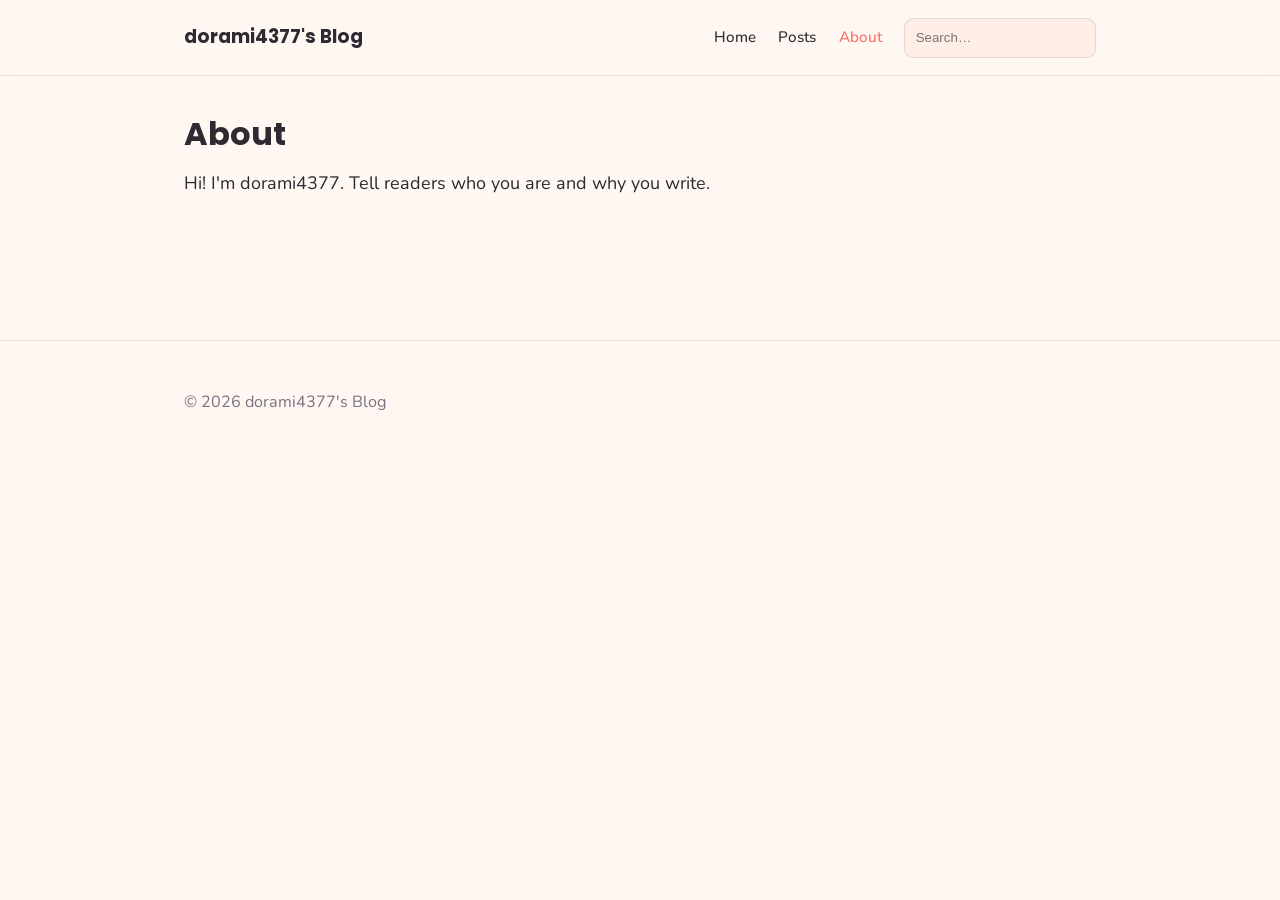
<file: about/index.html>
<!doctype html>
<html lang="en">
<head>
<script>(function(){try{var m=localStorage.getItem("bb-theme-mode");if(m==="dark"||m==="light"){document.documentElement.setAttribute("data-theme",m);}}catch(e){}})();</script>
<meta charset="utf-8">
<meta name="viewport" content="width=device-width, initial-scale=1">
<title>About · dorami4377&#39;s Blog</title>
<meta name="description" content="My thoughts, learning, and perspectives">
<meta name="theme-color" content="#f97066">
<meta property="og:type" content="website">
<meta property="og:title" content="About · dorami4377&#39;s Blog">
<meta property="og:description" content="My thoughts, learning, and perspectives">
<meta property="og:site_name" content="dorami4377&#39;s Blog">
<meta name="twitter:card" content="summary">
<link rel="icon" type="image/svg+xml" href="data:image/svg+xml,%3Csvg%20xmlns%3D%22http%3A%2F%2Fwww.w3.org%2F2000%2Fsvg%22%20viewBox%3D%220%200%2064%2064%22%3E%3Crect%20width%3D%2264%22%20height%3D%2264%22%20rx%3D%2214%22%20fill%3D%22%23f97066%22%2F%3E%3Ctext%20x%3D%2232%22%20y%3D%2233%22%20text-anchor%3D%22middle%22%20dominant-baseline%3D%22central%22%20font-family%3D%22system-ui%2C%20-apple-system%2C%20'Segoe%20UI'%2C%20Roboto%2C%20sans-serif%22%20font-size%3D%2240%22%20font-weight%3D%22700%22%20fill%3D%22%23fff%22%3ED%3C%2Ftext%3E%3C%2Fsvg%3E">
<link rel="alternate" type="application/rss+xml" title="dorami4377&#39;s Blog" href="../feed.xml">
<link rel="preconnect" href="https://fonts.googleapis.com">
<link rel="preconnect" href="https://fonts.gstatic.com" crossorigin>
<link rel="preload" as="style" href="https://fonts.googleapis.com/css2?family=Poppins:wght@700&amp;family=Nunito:wght@400;600;700&amp;display=swap" onload="this.onload=null;this.rel='stylesheet'">
<noscript><link rel="stylesheet" href="https://fonts.googleapis.com/css2?family=Poppins:wght@700&amp;family=Nunito:wght@400;600;700&amp;display=swap"></noscript>
<link rel="stylesheet" href="../assets/site.css?v=1g4vsdn">

</head>
<body data-root="../">
<div class="tpl-minimal">
<header class="site-header">
  <div class="container site-header-inner">
    <a class="site-brand" href="../"><span>dorami4377&#39;s Blog</span></a>
    <button type="button" class="nav-toggle" data-nav-toggle aria-label="Toggle menu" aria-expanded="false">
      <span></span><span></span><span></span>
    </button>
    <nav class="site-nav" data-site-nav>
      <a href="../">Home</a>
<a href="../posts/">Posts</a>
<a href="../about/" aria-current="page">About</a>
      <div class="nav-search"><input type="search" data-search-input="[data-search-results]" placeholder="Search…" aria-label="Search posts"><div class="search-results" data-search-results hidden></div></div>
      
    </nav>
  </div>
</header><main><div class="page container page-about"><section class="sec sec-about" data-section-id="sec_e7e8ff51"><div class="about">
    
    <div class="about-content">
      <h2 class="sec-title">About</h2>
      <div class="prose"><p>Hi! I&#39;m dorami4377. Tell readers who you are and why you write.</p></div>
    </div>
  </div></section></div></main>
<footer class="site-footer">
  <div class="container site-footer-inner">
    <p class="footer-text">© 2026 dorami4377&#39;s Blog</p>
    <nav class="footer-links"></nav>
    <div class="footer-social"></div>
  </div>
</footer></div>
<script src="../assets/site.js?v=1g4vsdn" defer></script>
</body>
</html>
</file>
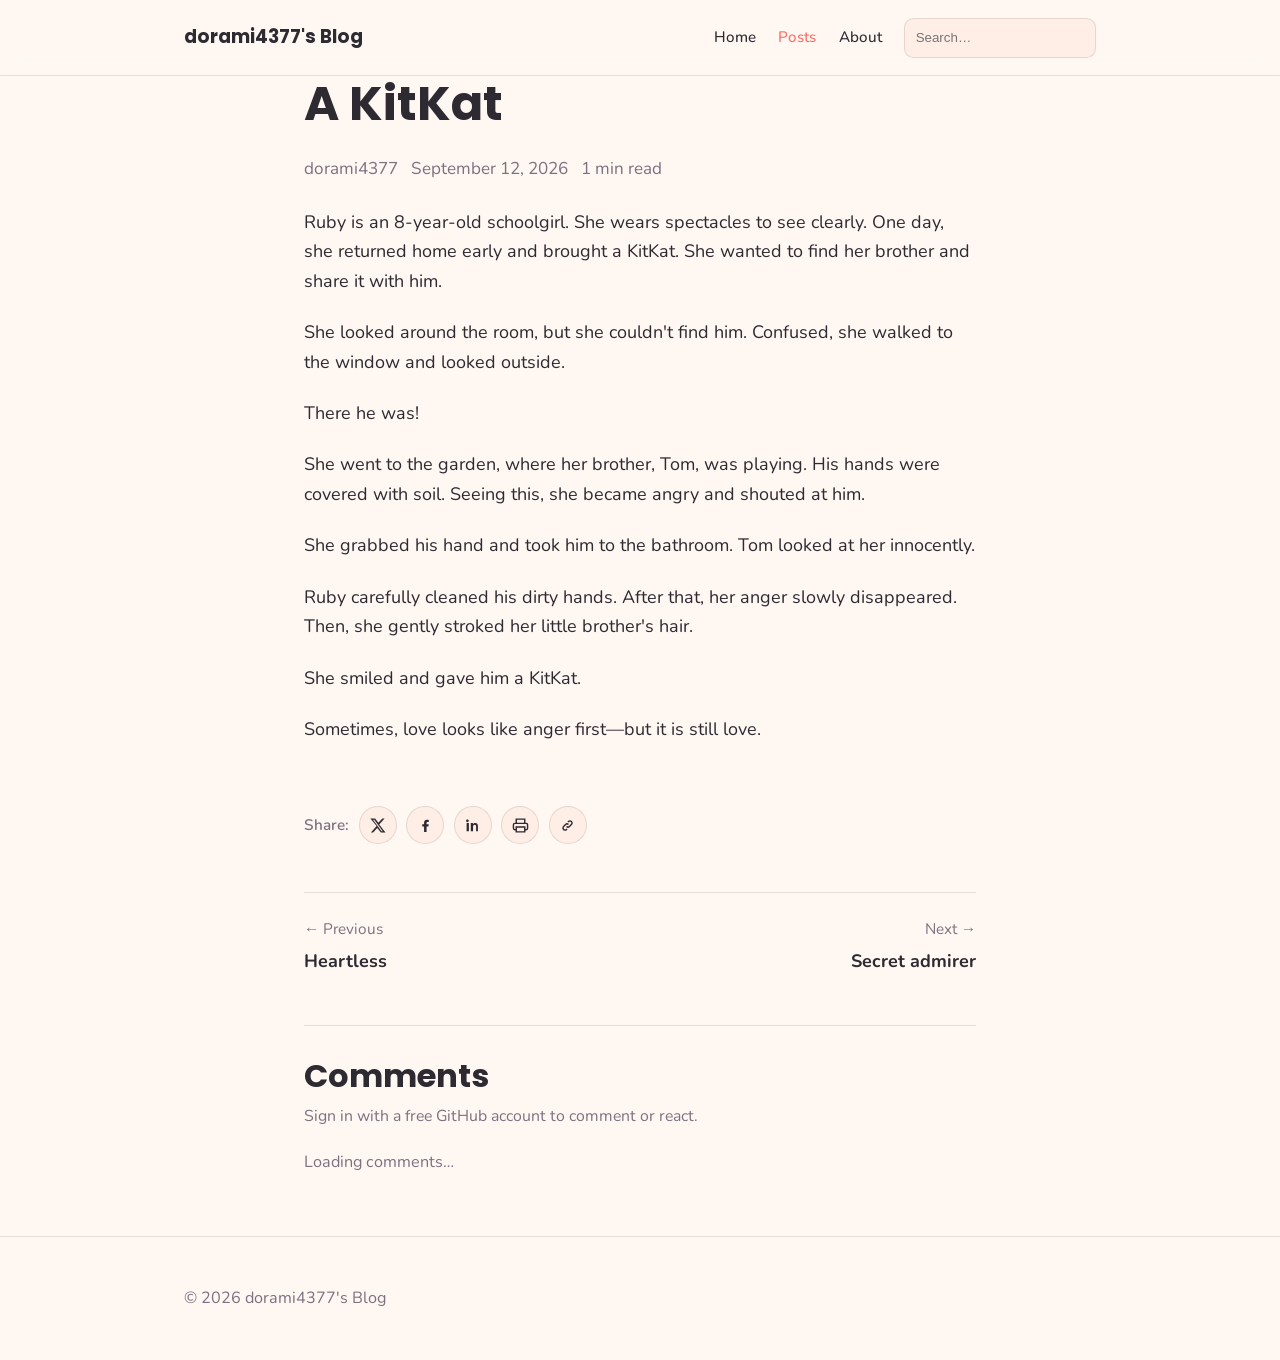
<file: posts/a-kitkat/index.html>
<!doctype html>
<html lang="en">
<head>
<script>(function(){try{var m=localStorage.getItem("bb-theme-mode");if(m==="dark"||m==="light"){document.documentElement.setAttribute("data-theme",m);}}catch(e){}})();</script>
<meta charset="utf-8">
<meta name="viewport" content="width=device-width, initial-scale=1">
<title>A KitKat  · dorami4377&#39;s Blog</title>
<meta name="description" content="Sometimes love looks like anger first—a story about a sister, her little brother, and a simple act of care.">
<meta name="theme-color" content="#f97066">
<meta property="og:type" content="website">
<meta property="og:title" content="A KitKat  · dorami4377&#39;s Blog">
<meta property="og:description" content="Sometimes love looks like anger first—a story about a sister, her little brother, and a simple act of care.">
<meta property="og:site_name" content="dorami4377&#39;s Blog">
<meta name="twitter:card" content="summary">
<link rel="icon" type="image/svg+xml" href="data:image/svg+xml,%3Csvg%20xmlns%3D%22http%3A%2F%2Fwww.w3.org%2F2000%2Fsvg%22%20viewBox%3D%220%200%2064%2064%22%3E%3Crect%20width%3D%2264%22%20height%3D%2264%22%20rx%3D%2214%22%20fill%3D%22%23f97066%22%2F%3E%3Ctext%20x%3D%2232%22%20y%3D%2233%22%20text-anchor%3D%22middle%22%20dominant-baseline%3D%22central%22%20font-family%3D%22system-ui%2C%20-apple-system%2C%20'Segoe%20UI'%2C%20Roboto%2C%20sans-serif%22%20font-size%3D%2240%22%20font-weight%3D%22700%22%20fill%3D%22%23fff%22%3ED%3C%2Ftext%3E%3C%2Fsvg%3E">
<link rel="alternate" type="application/rss+xml" title="dorami4377&#39;s Blog" href="../../feed.xml">
<link rel="preconnect" href="https://fonts.googleapis.com">
<link rel="preconnect" href="https://fonts.gstatic.com" crossorigin>
<link rel="preload" as="style" href="https://fonts.googleapis.com/css2?family=Poppins:wght@700&amp;family=Nunito:wght@400;600;700&amp;display=swap" onload="this.onload=null;this.rel='stylesheet'">
<noscript><link rel="stylesheet" href="https://fonts.googleapis.com/css2?family=Poppins:wght@700&amp;family=Nunito:wght@400;600;700&amp;display=swap"></noscript>
<link rel="stylesheet" href="../../assets/site.css?v=1g4vsdn">

</head>
<body data-root="../../">
<div class="tpl-minimal">
<header class="site-header">
  <div class="container site-header-inner">
    <a class="site-brand" href="../../"><span>dorami4377&#39;s Blog</span></a>
    <button type="button" class="nav-toggle" data-nav-toggle aria-label="Toggle menu" aria-expanded="false">
      <span></span><span></span><span></span>
    </button>
    <nav class="site-nav" data-site-nav>
      <a href="../../">Home</a>
<a href="../../posts/" aria-current="page">Posts</a>
<a href="../../about/">About</a>
      <div class="nav-search"><input type="search" data-search-input="[data-search-results]" placeholder="Search…" aria-label="Search posts"><div class="search-results" data-search-results hidden></div></div>
      
    </nav>
  </div>
</header><main>
<article class="post container">
  <header class="post-header">
    <h1 class="post-title">A KitKat </h1>
    <div class="post-meta"><span>dorami4377</span><time datetime="2026-09-12T09:00:00.000Z">September 12, 2026</time><span class="post-meta-rt">1 min read</span></div>
    
  </header>
  
  <div class="post-content"><p>Ruby is an 8-year-old schoolgirl. She wears spectacles to see clearly. One day, she returned home early and brought a KitKat. She wanted to find her brother and share it with him.</p>
<p>She looked around the room, but she couldn&#39;t find him. Confused, she walked to the window and looked outside.</p>
<p>There he was!</p>
<p>She went to the garden, where her brother, Tom, was playing. His hands were covered with soil. Seeing this, she became angry and shouted at him.</p>
<p>She grabbed his hand and took him to the bathroom. Tom looked at her innocently.</p>
<p>Ruby carefully cleaned his dirty hands. After that, her anger slowly disappeared. Then, she gently stroked her little brother&#39;s hair.</p>
<p>She smiled and gave him a KitKat.</p>
<p>Sometimes, love looks like anger first—but it is still love.</p></div>
  <div class="post-share" data-share aria-label="Share this post">
    <span class="post-share-label">Share:</span>
    <a class="share-btn" data-share-network="x" href="#" target="_blank" rel="noopener" aria-label="Share on X"><svg viewBox="0 0 24 24" width="17" height="17" fill="currentColor" aria-hidden="true"><path d="M18.9 2H22l-7.6 8.7L23.3 22H16.8l-5.1-6.6L5.8 22H2.7l8.1-9.3L1.9 2h6.7l4.6 6.1L18.9 2Zm-1.2 18h1.7L7.4 3.9H5.6L17.7 20Z"/></svg></a>
    <a class="share-btn" data-share-network="facebook" href="#" target="_blank" rel="noopener" aria-label="Share on Facebook"><svg viewBox="0 0 24 24" width="17" height="17" fill="currentColor" aria-hidden="true"><path d="M13.5 21v-7.6h2.6l.4-3H13.5V8.4c0-.9.2-1.5 1.5-1.5h1.6V4.2C16.3 4.1 15.2 4 14 4c-2.4 0-4 1.5-4 4.1v2.3H7.4v3H10V21h3.5Z"/></svg></a>
    <a class="share-btn" data-share-network="linkedin" href="#" target="_blank" rel="noopener" aria-label="Share on LinkedIn"><svg viewBox="0 0 24 24" width="17" height="17" fill="currentColor" aria-hidden="true"><path d="M6.9 8.6H3.7V20h3.2V8.6ZM5.3 3.5a1.9 1.9 0 1 0 0 3.7 1.9 1.9 0 0 0 0-3.7ZM20.3 20h-3.2v-5.9c0-1.4 0-3.2-2-3.2s-2.3 1.5-2.3 3.1V20H9.6V8.6h3v1.6h.05c.4-.8 1.5-1.7 3.1-1.7 3.3 0 3.9 2.2 3.9 5V20Z"/></svg></a>
    <button type="button" class="share-btn" data-print aria-label="Print this post"><svg viewBox="0 0 24 24" width="17" height="17" fill="none" stroke="currentColor" stroke-width="2" aria-hidden="true"><path d="M6 9V3h12v6"/><path d="M6 18H4a2 2 0 0 1-2-2v-5a2 2 0 0 1 2-2h16a2 2 0 0 1 2 2v5a2 2 0 0 1-2 2h-2"/><path d="M6 14h12v7H6z"/></svg></button>
    <button type="button" class="share-btn" data-share-copy aria-label="Copy link"><svg viewBox="0 0 24 24" width="17" height="17" fill="none" stroke="currentColor" stroke-width="2" aria-hidden="true"><path d="M10.6 13.4a3 3 0 0 0 4.2 0l3-3a3 3 0 0 0-4.2-4.2l-1 1"/><path d="M13.4 10.6a3 3 0 0 0-4.2 0l-3 3a3 3 0 0 0 4.2 4.2l1-1"/></svg></button>
  </div>
  <nav class="post-adjacent">
        <a class="post-adjacent-link post-adjacent-prev" href="../../posts/heartless/"><span>← Previous</span><strong>Heartless </strong></a>
        <a class="post-adjacent-link post-adjacent-next" href="../../posts/secret-admirer/"><span>Next →</span><strong>Secret admirer </strong></a>
      </nav>
  <section class="post-comments" data-section-id="comments">
  <h2 class="sec-title">Comments</h2>
  <p class="comments-hint">Sign in with a free GitHub account to comment or react.</p>
  <p class="giscus-loading">Loading comments…</p>
  <div class="giscus"
    data-repo="dorami4377/dorami4377.github.io"
    data-repo-id="R_kgDOUWW4Gg"
    data-category="Announcements"
    data-category-id="DIC_kwDOUWW4Gs4DF9Ct"
    data-mode="light"></div>
</section>
</article></main>
<footer class="site-footer">
  <div class="container site-footer-inner">
    <p class="footer-text">© 2026 dorami4377&#39;s Blog</p>
    <nav class="footer-links"></nav>
    <div class="footer-social"></div>
  </div>
</footer></div>
<script src="../../assets/site.js?v=1g4vsdn" defer></script>
</body>
</html>
</file>
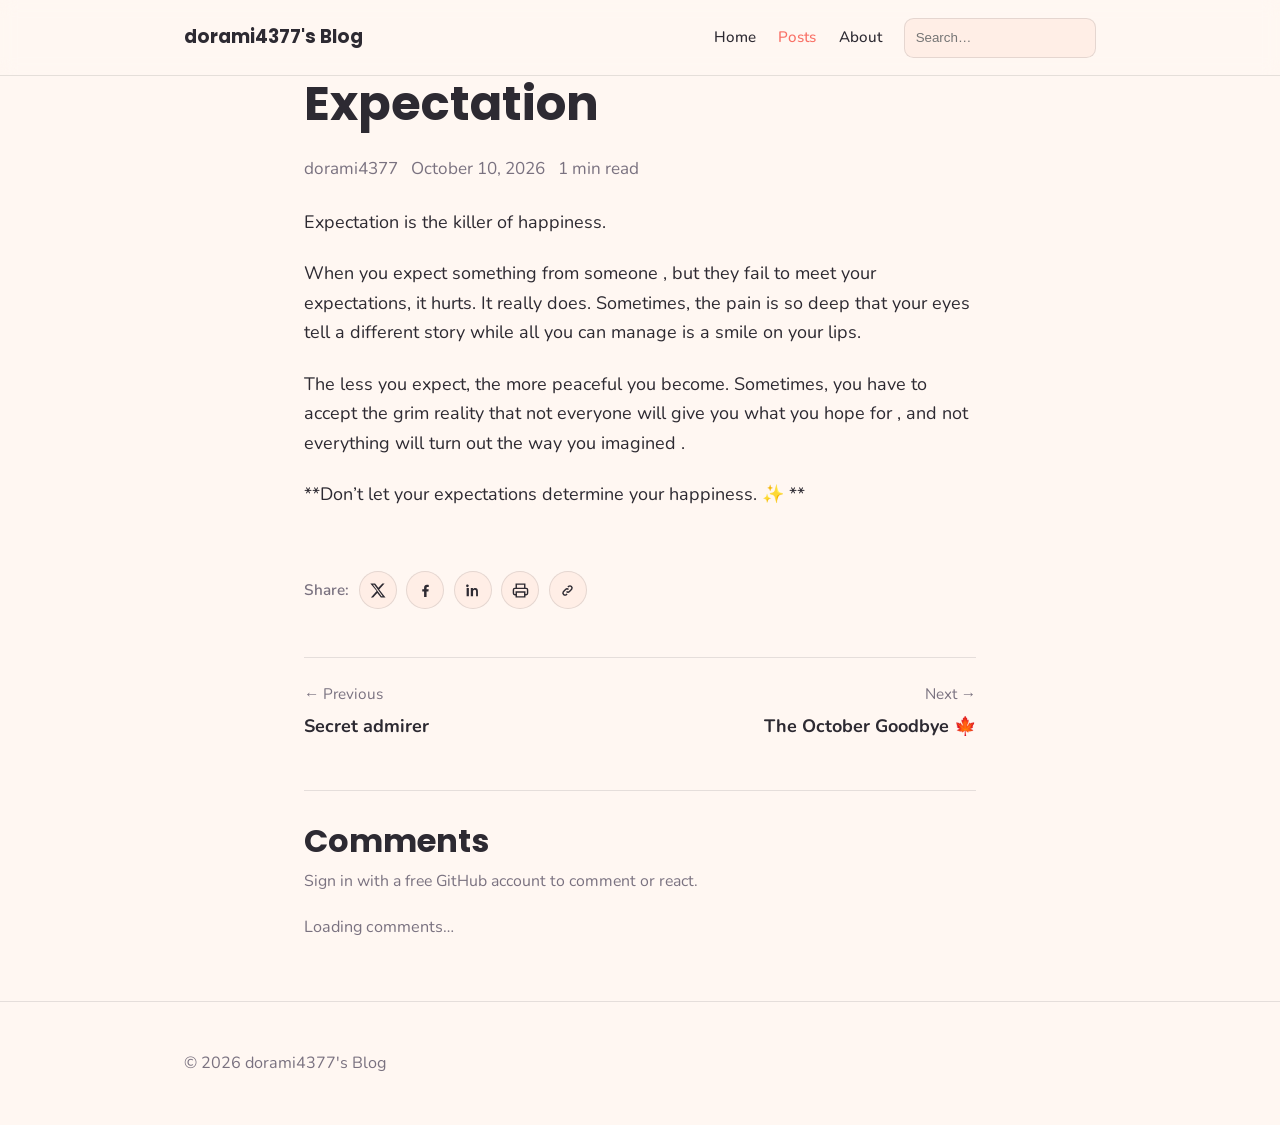
<file: posts/expectation/index.html>
<!doctype html>
<html lang="en">
<head>
<script>(function(){try{var m=localStorage.getItem("bb-theme-mode");if(m==="dark"||m==="light"){document.documentElement.setAttribute("data-theme",m);}}catch(e){}})();</script>
<meta charset="utf-8">
<meta name="viewport" content="width=device-width, initial-scale=1">
<title>Expectation  · dorami4377&#39;s Blog</title>
<meta name="description" content="A reflection on how expectations can lead to disappointment..">
<meta name="theme-color" content="#f97066">
<meta property="og:type" content="website">
<meta property="og:title" content="Expectation  · dorami4377&#39;s Blog">
<meta property="og:description" content="A reflection on how expectations can lead to disappointment..">
<meta property="og:site_name" content="dorami4377&#39;s Blog">
<meta name="twitter:card" content="summary">
<link rel="icon" type="image/svg+xml" href="data:image/svg+xml,%3Csvg%20xmlns%3D%22http%3A%2F%2Fwww.w3.org%2F2000%2Fsvg%22%20viewBox%3D%220%200%2064%2064%22%3E%3Crect%20width%3D%2264%22%20height%3D%2264%22%20rx%3D%2214%22%20fill%3D%22%23f97066%22%2F%3E%3Ctext%20x%3D%2232%22%20y%3D%2233%22%20text-anchor%3D%22middle%22%20dominant-baseline%3D%22central%22%20font-family%3D%22system-ui%2C%20-apple-system%2C%20'Segoe%20UI'%2C%20Roboto%2C%20sans-serif%22%20font-size%3D%2240%22%20font-weight%3D%22700%22%20fill%3D%22%23fff%22%3ED%3C%2Ftext%3E%3C%2Fsvg%3E">
<link rel="alternate" type="application/rss+xml" title="dorami4377&#39;s Blog" href="../../feed.xml">
<link rel="preconnect" href="https://fonts.googleapis.com">
<link rel="preconnect" href="https://fonts.gstatic.com" crossorigin>
<link rel="preload" as="style" href="https://fonts.googleapis.com/css2?family=Poppins:wght@700&amp;family=Nunito:wght@400;600;700&amp;display=swap" onload="this.onload=null;this.rel='stylesheet'">
<noscript><link rel="stylesheet" href="https://fonts.googleapis.com/css2?family=Poppins:wght@700&amp;family=Nunito:wght@400;600;700&amp;display=swap"></noscript>
<link rel="stylesheet" href="../../assets/site.css?v=1g4vsdn">

</head>
<body data-root="../../">
<div class="tpl-minimal">
<header class="site-header">
  <div class="container site-header-inner">
    <a class="site-brand" href="../../"><span>dorami4377&#39;s Blog</span></a>
    <button type="button" class="nav-toggle" data-nav-toggle aria-label="Toggle menu" aria-expanded="false">
      <span></span><span></span><span></span>
    </button>
    <nav class="site-nav" data-site-nav>
      <a href="../../">Home</a>
<a href="../../posts/" aria-current="page">Posts</a>
<a href="../../about/">About</a>
      <div class="nav-search"><input type="search" data-search-input="[data-search-results]" placeholder="Search…" aria-label="Search posts"><div class="search-results" data-search-results hidden></div></div>
      
    </nav>
  </div>
</header><main>
<article class="post container">
  <header class="post-header">
    <h1 class="post-title">Expectation </h1>
    <div class="post-meta"><span>dorami4377</span><time datetime="2026-10-10T09:00:00.000Z">October 10, 2026</time><span class="post-meta-rt">1 min read</span></div>
    
  </header>
  
  <div class="post-content"><p>Expectation is the killer of happiness. </p>
<p>   When you expect something from someone , but they fail to meet your expectations, it hurts. It really does. Sometimes, the pain is so deep that your eyes tell a different story while all you can manage is a smile on your lips. </p>
<p>   The less you expect, the more peaceful you become. Sometimes, you have to accept the grim reality that not everyone will give you what you hope for , and not everything will turn out the  way you imagined .</p>
<p>**Don’t let your expectations determine your happiness. ✨ **</p></div>
  <div class="post-share" data-share aria-label="Share this post">
    <span class="post-share-label">Share:</span>
    <a class="share-btn" data-share-network="x" href="#" target="_blank" rel="noopener" aria-label="Share on X"><svg viewBox="0 0 24 24" width="17" height="17" fill="currentColor" aria-hidden="true"><path d="M18.9 2H22l-7.6 8.7L23.3 22H16.8l-5.1-6.6L5.8 22H2.7l8.1-9.3L1.9 2h6.7l4.6 6.1L18.9 2Zm-1.2 18h1.7L7.4 3.9H5.6L17.7 20Z"/></svg></a>
    <a class="share-btn" data-share-network="facebook" href="#" target="_blank" rel="noopener" aria-label="Share on Facebook"><svg viewBox="0 0 24 24" width="17" height="17" fill="currentColor" aria-hidden="true"><path d="M13.5 21v-7.6h2.6l.4-3H13.5V8.4c0-.9.2-1.5 1.5-1.5h1.6V4.2C16.3 4.1 15.2 4 14 4c-2.4 0-4 1.5-4 4.1v2.3H7.4v3H10V21h3.5Z"/></svg></a>
    <a class="share-btn" data-share-network="linkedin" href="#" target="_blank" rel="noopener" aria-label="Share on LinkedIn"><svg viewBox="0 0 24 24" width="17" height="17" fill="currentColor" aria-hidden="true"><path d="M6.9 8.6H3.7V20h3.2V8.6ZM5.3 3.5a1.9 1.9 0 1 0 0 3.7 1.9 1.9 0 0 0 0-3.7ZM20.3 20h-3.2v-5.9c0-1.4 0-3.2-2-3.2s-2.3 1.5-2.3 3.1V20H9.6V8.6h3v1.6h.05c.4-.8 1.5-1.7 3.1-1.7 3.3 0 3.9 2.2 3.9 5V20Z"/></svg></a>
    <button type="button" class="share-btn" data-print aria-label="Print this post"><svg viewBox="0 0 24 24" width="17" height="17" fill="none" stroke="currentColor" stroke-width="2" aria-hidden="true"><path d="M6 9V3h12v6"/><path d="M6 18H4a2 2 0 0 1-2-2v-5a2 2 0 0 1 2-2h16a2 2 0 0 1 2 2v5a2 2 0 0 1-2 2h-2"/><path d="M6 14h12v7H6z"/></svg></button>
    <button type="button" class="share-btn" data-share-copy aria-label="Copy link"><svg viewBox="0 0 24 24" width="17" height="17" fill="none" stroke="currentColor" stroke-width="2" aria-hidden="true"><path d="M10.6 13.4a3 3 0 0 0 4.2 0l3-3a3 3 0 0 0-4.2-4.2l-1 1"/><path d="M13.4 10.6a3 3 0 0 0-4.2 0l-3 3a3 3 0 0 0 4.2 4.2l1-1"/></svg></button>
  </div>
  <nav class="post-adjacent">
        <a class="post-adjacent-link post-adjacent-prev" href="../../posts/secret-admirer/"><span>← Previous</span><strong>Secret admirer </strong></a>
        <a class="post-adjacent-link post-adjacent-next" href="../../posts/the-october-goodbye/"><span>Next →</span><strong>The October Goodbye 🍁</strong></a>
      </nav>
  <section class="post-comments" data-section-id="comments">
  <h2 class="sec-title">Comments</h2>
  <p class="comments-hint">Sign in with a free GitHub account to comment or react.</p>
  <p class="giscus-loading">Loading comments…</p>
  <div class="giscus"
    data-repo="dorami4377/dorami4377.github.io"
    data-repo-id="R_kgDOUWW4Gg"
    data-category="Announcements"
    data-category-id="DIC_kwDOUWW4Gs4DF9Ct"
    data-mode="light"></div>
</section>
</article></main>
<footer class="site-footer">
  <div class="container site-footer-inner">
    <p class="footer-text">© 2026 dorami4377&#39;s Blog</p>
    <nav class="footer-links"></nav>
    <div class="footer-social"></div>
  </div>
</footer></div>
<script src="../../assets/site.js?v=1g4vsdn" defer></script>
</body>
</html>
</file>
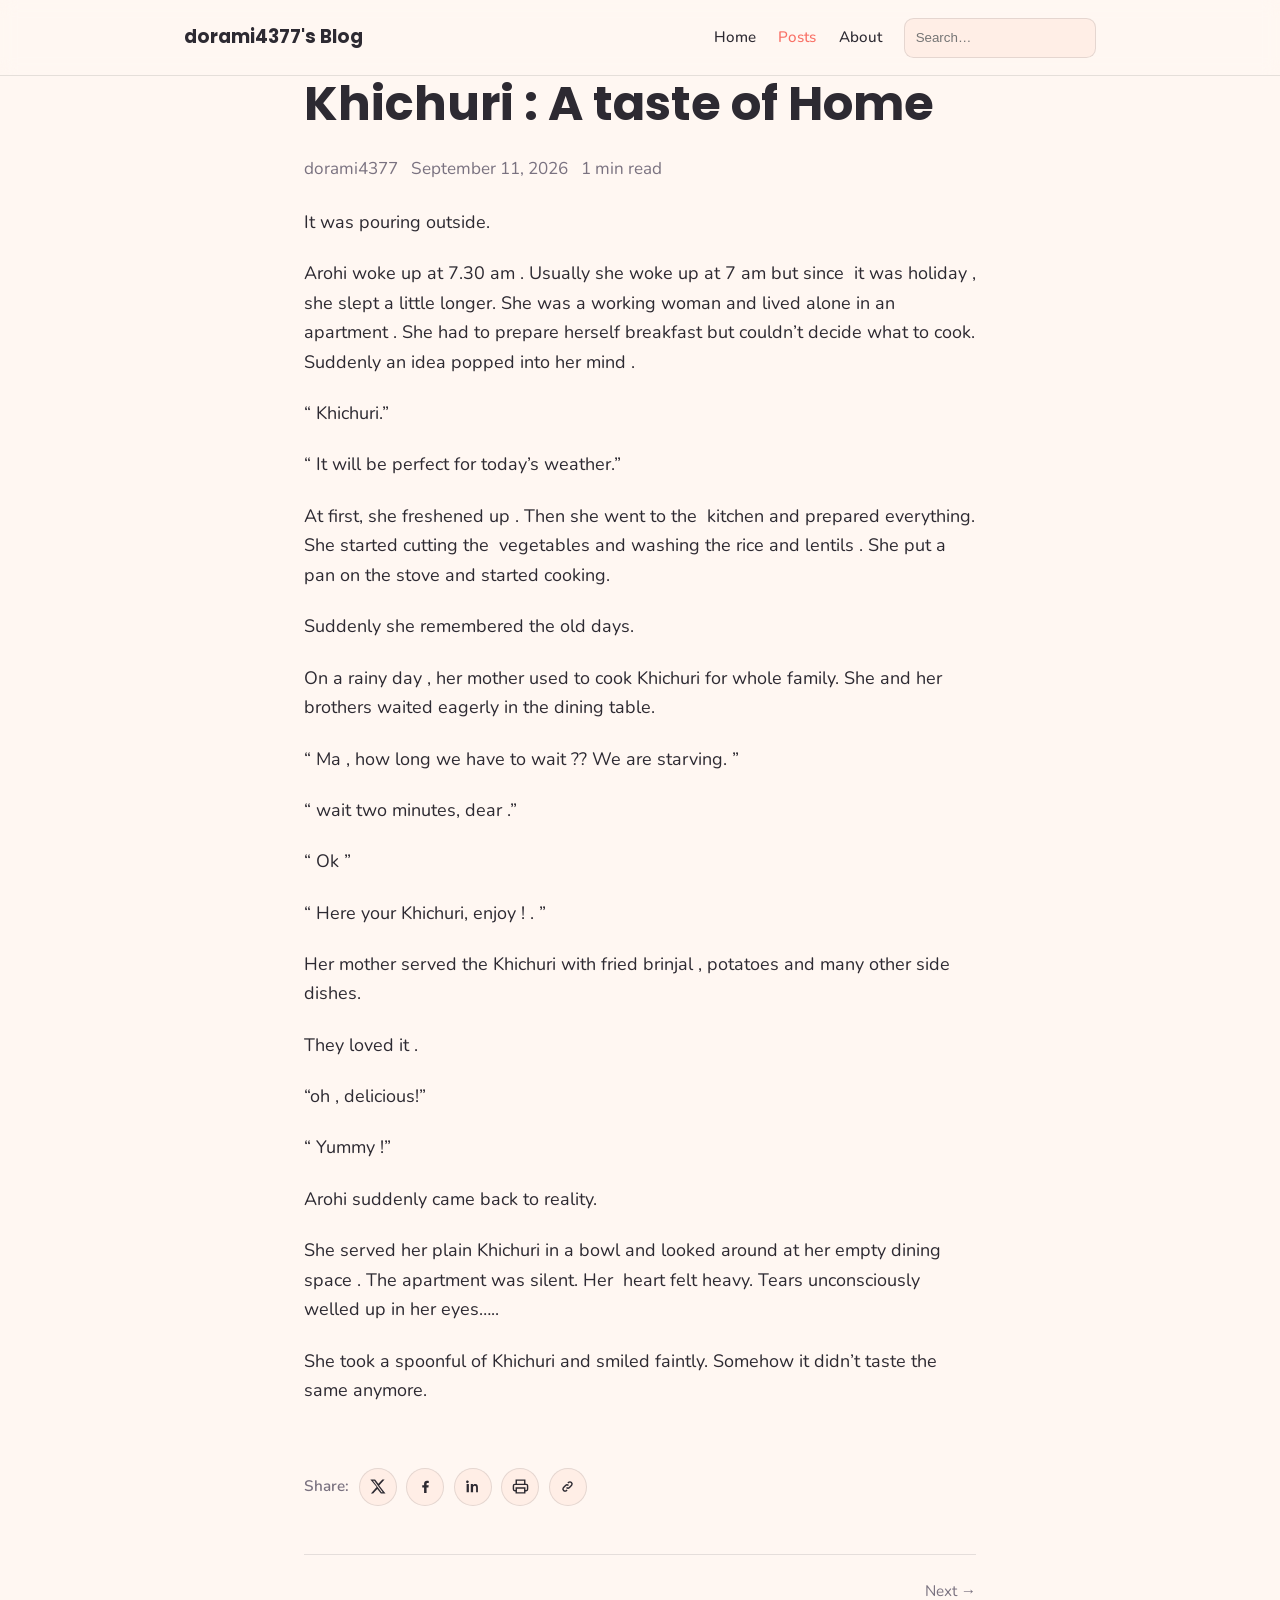
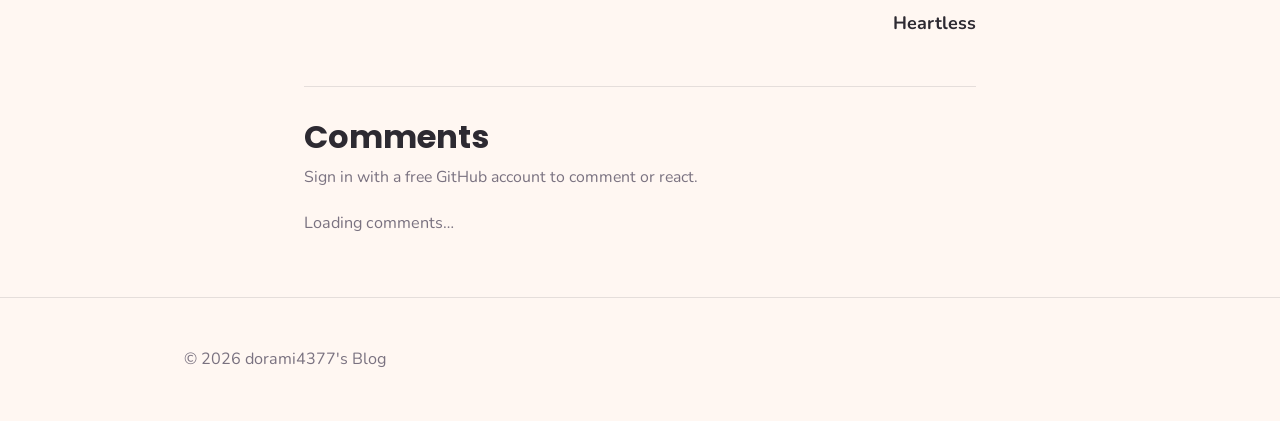
<file: posts/khichuri-a-taste-of-home/index.html>
<!doctype html>
<html lang="en">
<head>
<script>(function(){try{var m=localStorage.getItem("bb-theme-mode");if(m==="dark"||m==="light"){document.documentElement.setAttribute("data-theme",m);}}catch(e){}})();</script>
<meta charset="utf-8">
<meta name="viewport" content="width=device-width, initial-scale=1">
<title>Khichuri : A taste of Home  · dorami4377&#39;s Blog</title>
<meta name="description" content="It was pouring outside.&amp;nbsp; Arohi woke up at 7.30 am . Usually she woke up at 7 am but since&amp;nbsp; it was holiday , she slept a little longer. She was a…">
<meta name="theme-color" content="#f97066">
<meta property="og:type" content="website">
<meta property="og:title" content="Khichuri : A taste of Home  · dorami4377&#39;s Blog">
<meta property="og:description" content="It was pouring outside.&amp;nbsp; Arohi woke up at 7.30 am . Usually she woke up at 7 am but since&amp;nbsp; it was holiday , she slept a little longer. She was a…">
<meta property="og:site_name" content="dorami4377&#39;s Blog">
<meta name="twitter:card" content="summary">
<link rel="icon" type="image/svg+xml" href="data:image/svg+xml,%3Csvg%20xmlns%3D%22http%3A%2F%2Fwww.w3.org%2F2000%2Fsvg%22%20viewBox%3D%220%200%2064%2064%22%3E%3Crect%20width%3D%2264%22%20height%3D%2264%22%20rx%3D%2214%22%20fill%3D%22%23f97066%22%2F%3E%3Ctext%20x%3D%2232%22%20y%3D%2233%22%20text-anchor%3D%22middle%22%20dominant-baseline%3D%22central%22%20font-family%3D%22system-ui%2C%20-apple-system%2C%20'Segoe%20UI'%2C%20Roboto%2C%20sans-serif%22%20font-size%3D%2240%22%20font-weight%3D%22700%22%20fill%3D%22%23fff%22%3ED%3C%2Ftext%3E%3C%2Fsvg%3E">
<link rel="alternate" type="application/rss+xml" title="dorami4377&#39;s Blog" href="../../feed.xml">
<link rel="preconnect" href="https://fonts.googleapis.com">
<link rel="preconnect" href="https://fonts.gstatic.com" crossorigin>
<link rel="preload" as="style" href="https://fonts.googleapis.com/css2?family=Poppins:wght@700&amp;family=Nunito:wght@400;600;700&amp;display=swap" onload="this.onload=null;this.rel='stylesheet'">
<noscript><link rel="stylesheet" href="https://fonts.googleapis.com/css2?family=Poppins:wght@700&amp;family=Nunito:wght@400;600;700&amp;display=swap"></noscript>
<link rel="stylesheet" href="../../assets/site.css?v=1g4vsdn">

</head>
<body data-root="../../">
<div class="tpl-minimal">
<header class="site-header">
  <div class="container site-header-inner">
    <a class="site-brand" href="../../"><span>dorami4377&#39;s Blog</span></a>
    <button type="button" class="nav-toggle" data-nav-toggle aria-label="Toggle menu" aria-expanded="false">
      <span></span><span></span><span></span>
    </button>
    <nav class="site-nav" data-site-nav>
      <a href="../../">Home</a>
<a href="../../posts/" aria-current="page">Posts</a>
<a href="../../about/">About</a>
      <div class="nav-search"><input type="search" data-search-input="[data-search-results]" placeholder="Search…" aria-label="Search posts"><div class="search-results" data-search-results hidden></div></div>
      
    </nav>
  </div>
</header><main>
<article class="post container">
  <header class="post-header">
    <h1 class="post-title">Khichuri : A taste of Home </h1>
    <div class="post-meta"><span>dorami4377</span><time datetime="2026-09-11T09:00:00.000Z">September 11, 2026</time><span class="post-meta-rt">1 min read</span></div>
    
  </header>
  
  <div class="post-content"><p>It was pouring outside.&nbsp;</p>
<p>Arohi woke up at 7.30 am . Usually she woke up at 7 am but since&nbsp; it was holiday , she slept a little longer. She was a working woman and lived alone in an apartment . She had to prepare herself breakfast but couldn’t decide what to cook. Suddenly an idea popped into her mind .</p>
<p>“ Khichuri.”</p>
<p>“ It will be perfect for today’s weather.”</p>
<p>At first, she freshened up . Then she went to the&nbsp; kitchen and prepared everything. She started cutting the&nbsp; vegetables and washing the rice and lentils . She put a pan on the stove and started cooking.&nbsp;</p>
<p>Suddenly she remembered the old days.&nbsp;</p>
<p>On a rainy day , her mother used to cook Khichuri for whole family. She and her brothers waited eagerly in the dining table.&nbsp;</p>
<p>“ Ma , how long we have to wait ?? We are starving. ”</p>
<p>“ wait two minutes, dear .”</p>
<p>“ Ok ”</p>
<p>“ Here your Khichuri, enjoy ! . ”</p>
<p>Her mother served the Khichuri with fried brinjal , potatoes and many other side dishes.&nbsp;</p>
<p>They loved it .&nbsp;</p>
<p>“oh , delicious!”</p>
<p>“ Yummy !”</p>
<p>Arohi suddenly came back to reality.&nbsp;&nbsp;</p>
<p>She served her plain Khichuri in a bowl and looked around at her empty dining space . The apartment was silent. Her&nbsp; heart felt heavy. Tears unconsciously welled up in her eyes…..</p>
<p>She took a spoonful of Khichuri and smiled faintly. Somehow it didn’t taste the same anymore.&nbsp;</p></div>
  <div class="post-share" data-share aria-label="Share this post">
    <span class="post-share-label">Share:</span>
    <a class="share-btn" data-share-network="x" href="#" target="_blank" rel="noopener" aria-label="Share on X"><svg viewBox="0 0 24 24" width="17" height="17" fill="currentColor" aria-hidden="true"><path d="M18.9 2H22l-7.6 8.7L23.3 22H16.8l-5.1-6.6L5.8 22H2.7l8.1-9.3L1.9 2h6.7l4.6 6.1L18.9 2Zm-1.2 18h1.7L7.4 3.9H5.6L17.7 20Z"/></svg></a>
    <a class="share-btn" data-share-network="facebook" href="#" target="_blank" rel="noopener" aria-label="Share on Facebook"><svg viewBox="0 0 24 24" width="17" height="17" fill="currentColor" aria-hidden="true"><path d="M13.5 21v-7.6h2.6l.4-3H13.5V8.4c0-.9.2-1.5 1.5-1.5h1.6V4.2C16.3 4.1 15.2 4 14 4c-2.4 0-4 1.5-4 4.1v2.3H7.4v3H10V21h3.5Z"/></svg></a>
    <a class="share-btn" data-share-network="linkedin" href="#" target="_blank" rel="noopener" aria-label="Share on LinkedIn"><svg viewBox="0 0 24 24" width="17" height="17" fill="currentColor" aria-hidden="true"><path d="M6.9 8.6H3.7V20h3.2V8.6ZM5.3 3.5a1.9 1.9 0 1 0 0 3.7 1.9 1.9 0 0 0 0-3.7ZM20.3 20h-3.2v-5.9c0-1.4 0-3.2-2-3.2s-2.3 1.5-2.3 3.1V20H9.6V8.6h3v1.6h.05c.4-.8 1.5-1.7 3.1-1.7 3.3 0 3.9 2.2 3.9 5V20Z"/></svg></a>
    <button type="button" class="share-btn" data-print aria-label="Print this post"><svg viewBox="0 0 24 24" width="17" height="17" fill="none" stroke="currentColor" stroke-width="2" aria-hidden="true"><path d="M6 9V3h12v6"/><path d="M6 18H4a2 2 0 0 1-2-2v-5a2 2 0 0 1 2-2h16a2 2 0 0 1 2 2v5a2 2 0 0 1-2 2h-2"/><path d="M6 14h12v7H6z"/></svg></button>
    <button type="button" class="share-btn" data-share-copy aria-label="Copy link"><svg viewBox="0 0 24 24" width="17" height="17" fill="none" stroke="currentColor" stroke-width="2" aria-hidden="true"><path d="M10.6 13.4a3 3 0 0 0 4.2 0l3-3a3 3 0 0 0-4.2-4.2l-1 1"/><path d="M13.4 10.6a3 3 0 0 0-4.2 0l-3 3a3 3 0 0 0 4.2 4.2l1-1"/></svg></button>
  </div>
  <nav class="post-adjacent">
        <span></span>
        <a class="post-adjacent-link post-adjacent-next" href="../../posts/heartless/"><span>Next →</span><strong>Heartless </strong></a>
      </nav>
  <section class="post-comments" data-section-id="comments">
  <h2 class="sec-title">Comments</h2>
  <p class="comments-hint">Sign in with a free GitHub account to comment or react.</p>
  <p class="giscus-loading">Loading comments…</p>
  <div class="giscus"
    data-repo="dorami4377/dorami4377.github.io"
    data-repo-id="R_kgDOUWW4Gg"
    data-category="Announcements"
    data-category-id="DIC_kwDOUWW4Gs4DF9Ct"
    data-mode="light"></div>
</section>
</article></main>
<footer class="site-footer">
  <div class="container site-footer-inner">
    <p class="footer-text">© 2026 dorami4377&#39;s Blog</p>
    <nav class="footer-links"></nav>
    <div class="footer-social"></div>
  </div>
</footer></div>
<script src="../../assets/site.js?v=1g4vsdn" defer></script>
</body>
</html>
</file>
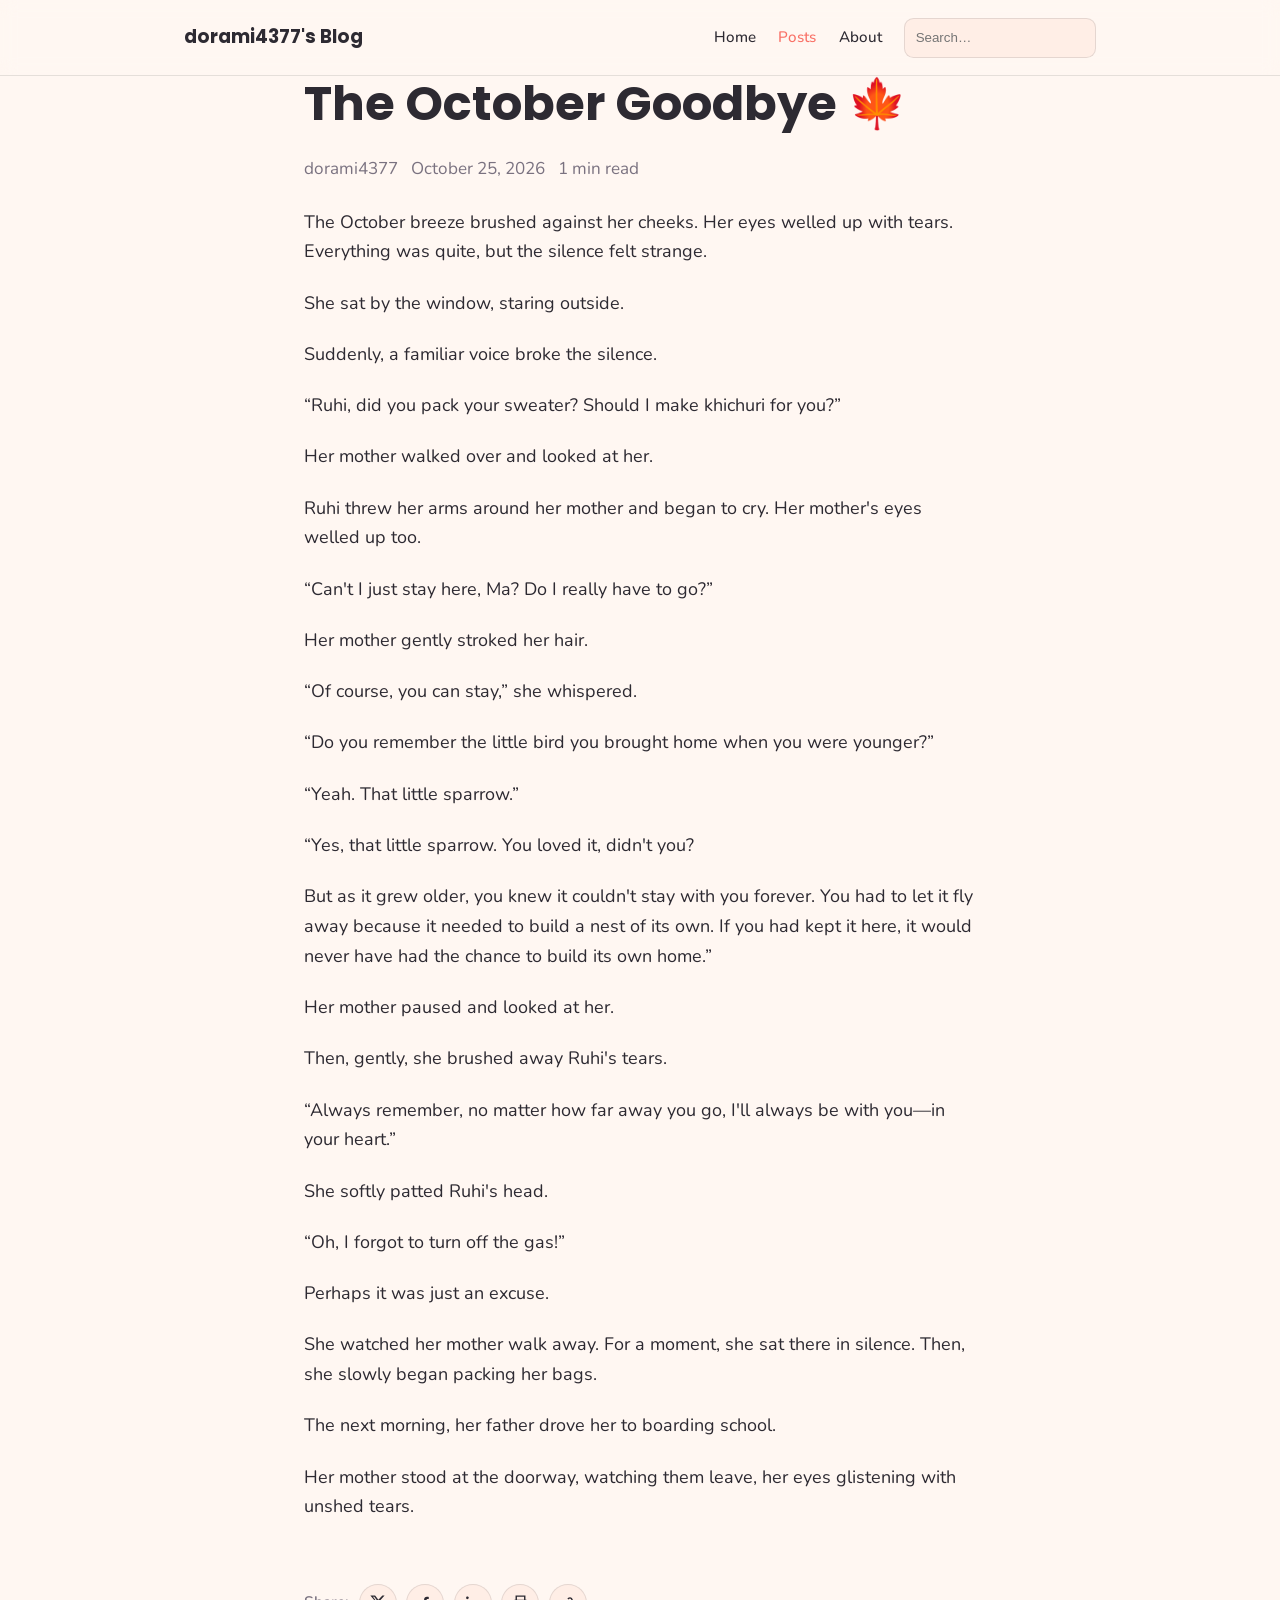
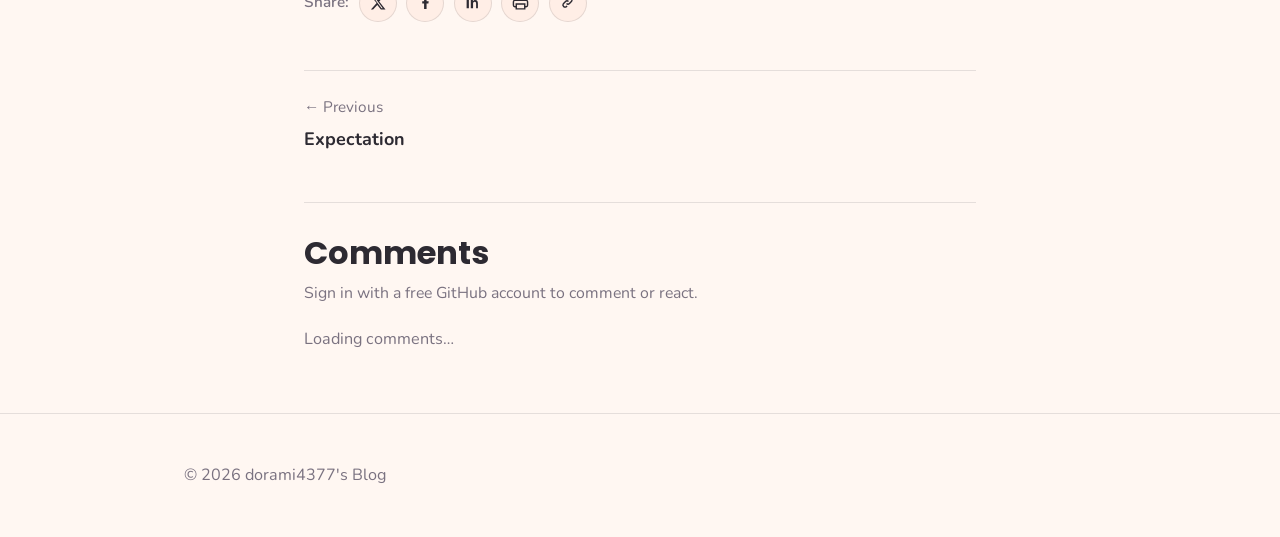
<file: posts/the-october-goodbye/index.html>
<!doctype html>
<html lang="en">
<head>
<script>(function(){try{var m=localStorage.getItem("bb-theme-mode");if(m==="dark"||m==="light"){document.documentElement.setAttribute("data-theme",m);}}catch(e){}})();</script>
<meta charset="utf-8">
<meta name="viewport" content="width=device-width, initial-scale=1">
<title>The October Goodbye 🍁 · dorami4377&#39;s Blog</title>
<meta name="description" content="A girl leaving home for the first time, a mother holding back her tears, and a goodbye neither of them is ready for. 🍂">
<meta name="theme-color" content="#f97066">
<meta property="og:type" content="website">
<meta property="og:title" content="The October Goodbye 🍁 · dorami4377&#39;s Blog">
<meta property="og:description" content="A girl leaving home for the first time, a mother holding back her tears, and a goodbye neither of them is ready for. 🍂">
<meta property="og:site_name" content="dorami4377&#39;s Blog">
<meta name="twitter:card" content="summary">
<link rel="icon" type="image/svg+xml" href="data:image/svg+xml,%3Csvg%20xmlns%3D%22http%3A%2F%2Fwww.w3.org%2F2000%2Fsvg%22%20viewBox%3D%220%200%2064%2064%22%3E%3Crect%20width%3D%2264%22%20height%3D%2264%22%20rx%3D%2214%22%20fill%3D%22%23f97066%22%2F%3E%3Ctext%20x%3D%2232%22%20y%3D%2233%22%20text-anchor%3D%22middle%22%20dominant-baseline%3D%22central%22%20font-family%3D%22system-ui%2C%20-apple-system%2C%20'Segoe%20UI'%2C%20Roboto%2C%20sans-serif%22%20font-size%3D%2240%22%20font-weight%3D%22700%22%20fill%3D%22%23fff%22%3ED%3C%2Ftext%3E%3C%2Fsvg%3E">
<link rel="alternate" type="application/rss+xml" title="dorami4377&#39;s Blog" href="../../feed.xml">
<link rel="preconnect" href="https://fonts.googleapis.com">
<link rel="preconnect" href="https://fonts.gstatic.com" crossorigin>
<link rel="preload" as="style" href="https://fonts.googleapis.com/css2?family=Poppins:wght@700&amp;family=Nunito:wght@400;600;700&amp;display=swap" onload="this.onload=null;this.rel='stylesheet'">
<noscript><link rel="stylesheet" href="https://fonts.googleapis.com/css2?family=Poppins:wght@700&amp;family=Nunito:wght@400;600;700&amp;display=swap"></noscript>
<link rel="stylesheet" href="../../assets/site.css?v=1g4vsdn">

</head>
<body data-root="../../">
<div class="tpl-minimal">
<header class="site-header">
  <div class="container site-header-inner">
    <a class="site-brand" href="../../"><span>dorami4377&#39;s Blog</span></a>
    <button type="button" class="nav-toggle" data-nav-toggle aria-label="Toggle menu" aria-expanded="false">
      <span></span><span></span><span></span>
    </button>
    <nav class="site-nav" data-site-nav>
      <a href="../../">Home</a>
<a href="../../posts/" aria-current="page">Posts</a>
<a href="../../about/">About</a>
      <div class="nav-search"><input type="search" data-search-input="[data-search-results]" placeholder="Search…" aria-label="Search posts"><div class="search-results" data-search-results hidden></div></div>
      
    </nav>
  </div>
</header><main>
<article class="post container">
  <header class="post-header">
    <h1 class="post-title">The October Goodbye 🍁</h1>
    <div class="post-meta"><span>dorami4377</span><time datetime="2026-10-25T09:00:00.000Z">October 25, 2026</time><span class="post-meta-rt">1 min read</span></div>
    
  </header>
  
  <div class="post-content"><p>The October breeze brushed against her cheeks. Her eyes welled up with tears. Everything was quite,  but the silence felt strange. </p>
<p>She sat by the window, staring outside.</p>
<p>Suddenly, a familiar voice broke the silence.</p>
<p>“Ruhi, did you pack your sweater? Should I make khichuri for you?”</p>
<p>Her mother walked over and looked at her.</p>
<p>Ruhi threw her arms around her mother and began to cry. Her mother&#39;s eyes welled up too.</p>
<p>“Can&#39;t I just stay here, Ma? Do I really have to go?”</p>
<p>Her mother gently stroked her hair.</p>
<p>“Of course, you can stay,” she whispered.</p>
<p> “Do you remember the little bird you brought home when you were younger?”</p>
<p>“Yeah. That little sparrow.”</p>
<p>“Yes, that little sparrow. You loved it, didn&#39;t you?</p>
<p> But as it grew older, you knew it couldn&#39;t stay with you forever. You had to let it fly away because it needed to build a nest of its own. If you had kept it here, it would never have had the chance to build its own home.”</p>
<p>Her mother paused and looked at her.</p>
<p>Then, gently, she brushed away Ruhi&#39;s tears.</p>
<p>“Always remember, no matter how far away you go, I&#39;ll always be with you—in your heart.”</p>
<p>She softly patted Ruhi&#39;s head.</p>
<p>“Oh, I forgot to turn off the gas!”</p>
<p>Perhaps it was just an excuse.</p>
<p>She watched her mother walk away. For a moment, she sat there in silence. Then, she slowly began packing her bags.</p>
<p>The next morning, her father drove her to boarding school.</p>
<p>Her mother stood at the doorway, watching them leave, her eyes glistening with unshed tears.</p></div>
  <div class="post-share" data-share aria-label="Share this post">
    <span class="post-share-label">Share:</span>
    <a class="share-btn" data-share-network="x" href="#" target="_blank" rel="noopener" aria-label="Share on X"><svg viewBox="0 0 24 24" width="17" height="17" fill="currentColor" aria-hidden="true"><path d="M18.9 2H22l-7.6 8.7L23.3 22H16.8l-5.1-6.6L5.8 22H2.7l8.1-9.3L1.9 2h6.7l4.6 6.1L18.9 2Zm-1.2 18h1.7L7.4 3.9H5.6L17.7 20Z"/></svg></a>
    <a class="share-btn" data-share-network="facebook" href="#" target="_blank" rel="noopener" aria-label="Share on Facebook"><svg viewBox="0 0 24 24" width="17" height="17" fill="currentColor" aria-hidden="true"><path d="M13.5 21v-7.6h2.6l.4-3H13.5V8.4c0-.9.2-1.5 1.5-1.5h1.6V4.2C16.3 4.1 15.2 4 14 4c-2.4 0-4 1.5-4 4.1v2.3H7.4v3H10V21h3.5Z"/></svg></a>
    <a class="share-btn" data-share-network="linkedin" href="#" target="_blank" rel="noopener" aria-label="Share on LinkedIn"><svg viewBox="0 0 24 24" width="17" height="17" fill="currentColor" aria-hidden="true"><path d="M6.9 8.6H3.7V20h3.2V8.6ZM5.3 3.5a1.9 1.9 0 1 0 0 3.7 1.9 1.9 0 0 0 0-3.7ZM20.3 20h-3.2v-5.9c0-1.4 0-3.2-2-3.2s-2.3 1.5-2.3 3.1V20H9.6V8.6h3v1.6h.05c.4-.8 1.5-1.7 3.1-1.7 3.3 0 3.9 2.2 3.9 5V20Z"/></svg></a>
    <button type="button" class="share-btn" data-print aria-label="Print this post"><svg viewBox="0 0 24 24" width="17" height="17" fill="none" stroke="currentColor" stroke-width="2" aria-hidden="true"><path d="M6 9V3h12v6"/><path d="M6 18H4a2 2 0 0 1-2-2v-5a2 2 0 0 1 2-2h16a2 2 0 0 1 2 2v5a2 2 0 0 1-2 2h-2"/><path d="M6 14h12v7H6z"/></svg></button>
    <button type="button" class="share-btn" data-share-copy aria-label="Copy link"><svg viewBox="0 0 24 24" width="17" height="17" fill="none" stroke="currentColor" stroke-width="2" aria-hidden="true"><path d="M10.6 13.4a3 3 0 0 0 4.2 0l3-3a3 3 0 0 0-4.2-4.2l-1 1"/><path d="M13.4 10.6a3 3 0 0 0-4.2 0l-3 3a3 3 0 0 0 4.2 4.2l1-1"/></svg></button>
  </div>
  <nav class="post-adjacent">
        <a class="post-adjacent-link post-adjacent-prev" href="../../posts/expectation/"><span>← Previous</span><strong>Expectation </strong></a>
        <span></span>
      </nav>
  <section class="post-comments" data-section-id="comments">
  <h2 class="sec-title">Comments</h2>
  <p class="comments-hint">Sign in with a free GitHub account to comment or react.</p>
  <p class="giscus-loading">Loading comments…</p>
  <div class="giscus"
    data-repo="dorami4377/dorami4377.github.io"
    data-repo-id="R_kgDOUWW4Gg"
    data-category="Announcements"
    data-category-id="DIC_kwDOUWW4Gs4DF9Ct"
    data-mode="light"></div>
</section>
</article></main>
<footer class="site-footer">
  <div class="container site-footer-inner">
    <p class="footer-text">© 2026 dorami4377&#39;s Blog</p>
    <nav class="footer-links"></nav>
    <div class="footer-social"></div>
  </div>
</footer></div>
<script src="../../assets/site.js?v=1g4vsdn" defer></script>
</body>
</html>
</file>
<file: assets/site.css>
:root {

    --color-primary: #f97066;
    --color-accent: #8b5cf6;
    --color-bg: #fff7f2;
    --color-surface: #ffeee6;
    --color-text: #2d2a32;
    --color-muted: #7a7280;
    --color-border: color-mix(in srgb, #2d2a32 12%, transparent);

    --font-heading: 'Poppins', -apple-system, BlinkMacSystemFont, 'Segoe UI', sans-serif;
    --font-body: 'Nunito', -apple-system, BlinkMacSystemFont, 'Segoe UI', sans-serif;
    --radius: 16px;
    --space-scale: 1.25;
    --container: 62rem;
}

*, *::before, *::after { box-sizing: border-box; }
html { -webkit-text-size-adjust: 100%; scroll-behavior: smooth; }
body {
  margin: 0;
  background: var(--color-bg);
  color: var(--color-text);
  font-family: var(--font-body);
  line-height: 1.65;
  font-size: clamp(1rem, 0.94rem + 0.25vw, 1.125rem);
  -webkit-font-smoothing: antialiased;
  overflow-wrap: break-word;
}
img { max-width: 100%; display: block; height: auto; }
a { color: inherit; }
h1, h2, h3, h4, h5, h6 { font-family: var(--font-heading); line-height: 1.15; margin: 0 0 0.5em; }
.container { width: 100%; max-width: var(--container); margin-inline: auto; padding-inline: clamp(1rem, 4vw, 2.5rem); }
.btn {
  display: inline-flex; align-items: center; justify-content: center; gap: 0.5em;
  padding: 0.7em 1.4em; border-radius: calc(var(--radius) * 0.6); font-weight: 600; text-decoration: none;
  border: 1px solid transparent; cursor: pointer; font-size: 0.95em; font-family: var(--font-body);
  min-height: 44px; transition: transform 0.15s ease, opacity 0.15s ease;
}
.btn:hover { transform: translateY(-1px); }
.btn-primary { background: var(--color-primary); color: white; }
.btn-outline { background: transparent; color: var(--color-primary); border-color: var(--color-primary); }
.badge { display: inline-block; font-size: 0.72em; font-weight: 700; text-transform: uppercase; letter-spacing: 0.04em; padding: 0.2em 0.6em; border-radius: calc(var(--radius) * 0.6); }
.badge-draft { background: #f59e0b; color: #1c1000; }
.tag, .tag-pill { display: inline-block; font-size: 0.8em; padding: 0.2em 0.7em; border-radius: 999px; background: var(--color-surface); color: var(--color-muted); text-decoration: none; border: 1px solid var(--color-border); }
.tag-pill.is-active { background: var(--color-primary); color: #fff; border-color: var(--color-primary); }
.tag-filter { display: flex; flex-wrap: wrap; gap: 0.5rem; margin: 1rem 0 2rem; }

/* header / nav */
.site-header { position: sticky; top: 0; z-index: 40; background: color-mix(in srgb, var(--color-bg) 88%, transparent); border-bottom: 1px solid var(--color-border); }
/* the blur lives on a pseudo-element: backdrop-filter on the header itself would trap the mobile menu inside it */
.site-header::before { content: ""; position: absolute; inset: 0; z-index: -1; -webkit-backdrop-filter: blur(8px); backdrop-filter: blur(8px); }
.site-header-inner { display: flex; align-items: center; justify-content: space-between; gap: 1rem; padding-block: 0.9rem; }
.site-brand { display: flex; align-items: center; gap: 0.6rem; font-family: var(--font-heading); font-weight: 700; font-size: 1.15rem; text-decoration: none; color: var(--color-text); }
.site-brand-avatar { width: 32px; height: 32px; border-radius: 50%; object-fit: cover; }
.nav-toggle { flex-shrink: 0; display: none; flex-direction: column; justify-content: center; gap: 4px; width: 44px; height: 44px; background: none; border: none; cursor: pointer; }
.nav-toggle span { display: block; width: 20px; height: 2px; background: var(--color-text); margin-inline: auto; }
.site-nav { display: flex; align-items: center; gap: 1.4rem; flex-wrap: wrap; }
.site-nav a { text-decoration: none; font-weight: 500; font-size: 0.95rem; }
.site-nav a[aria-current="page"] { color: var(--color-primary); }
.nav-search { position: relative; }
.nav-search input { min-height: 40px; padding: 0.4em 0.8em; border-radius: calc(var(--radius) * 0.6); border: 1px solid var(--color-border); background: var(--color-surface); color: var(--color-text); width: 12rem; max-width: 40vw; }
.search-results { position: absolute; top: calc(100% + 6px); right: 0; width: 20rem; max-width: 80vw; max-height: 60vh; overflow: auto; background: var(--color-bg); border: 1px solid var(--color-border); border-radius: calc(var(--radius) * 0.6); box-shadow: 0 12px 32px rgba(0,0,0,.16); padding: 0.4rem; z-index: 50; }
.search-result { display: flex; flex-direction: column; gap: 2px; padding: 0.6em 0.7em; border-radius: calc(calc(var(--radius) * 0.6) * 0.7); text-decoration: none; color: inherit; }
.search-result:hover { background: var(--color-surface); }
.search-result span { color: var(--color-muted); font-size: 0.85em; }
.search-empty { padding: 0.6em; color: var(--color-muted); font-size: 0.9em; }
.dark-toggle { display: inline-flex; align-items: center; justify-content: center; width: 40px; height: 40px; border-radius: 999px; border: 1px solid var(--color-border); background: var(--color-surface); color: var(--color-text); cursor: pointer; }

@media (max-width: 760px) {
  .nav-toggle { display: flex; }
  .site-header-inner { position: relative; }
  .site-brand { min-width: 0; }
  .site-nav { position: absolute; top: 100%; left: 0; right: 0; max-height: calc(100dvh - 4.5rem); flex-direction: column; flex-wrap: nowrap; align-items: stretch; gap: 0.25rem; padding: 0.75rem clamp(1rem, 4vw, 2.5rem) 1.25rem; background: var(--color-bg); border-bottom: 1px solid var(--color-border); box-shadow: 0 16px 32px rgba(0,0,0,.12); transform: translateY(-8px); opacity: 0; visibility: hidden; transition: transform 0.2s ease, opacity 0.2s ease, visibility 0.2s; overflow: auto; }
  .site-nav.is-open { transform: translateY(0); opacity: 1; visibility: visible; }
  .site-nav a { padding: 0.7rem 0; font-size: 1.05rem; }
  .nav-search { margin-top: 0.5rem; }
  .nav-search input { width: 100%; max-width: none; }
  .search-results { position: static; width: auto; max-width: none; margin-top: 0.4rem; box-shadow: none; }
  .dark-toggle { margin-top: 0.5rem; }
}

/* sections */
.sec { padding-block: calc(3rem * var(--space-scale)); }
.container.page > .sec:first-child, .container.archive { padding-top: calc(2rem * var(--space-scale)); }
.sec-title { font-size: clamp(1.4rem, 1.2rem + 1vw, 2rem); margin-bottom: 1rem; }
.empty-state { color: var(--color-muted); }

/* hero */
.hero { display: flex; flex-direction: column; gap: 1.5rem; padding-block: calc(3rem * var(--space-scale)); }
.hero--with-image { flex-direction: row; align-items: center; text-align: left; }
.hero--with-image .hero-image, .hero--with-image .hero-content { flex: 1 1 0; }
.hero-image img { border-radius: var(--radius); }
@media (max-width: 760px) { .hero--with-image { flex-direction: column; } }


.hero--center:not(.hero--with-image) { text-align: center; align-items: center; }
.hero-title { font-size: clamp(2.1rem, 1.6rem + 2.4vw, 3.6rem); }
.hero-subtitle { font-size: clamp(1.05rem, 1rem + 0.4vw, 1.3rem); color: var(--color-muted); max-width: 42rem; }
.hero--center .hero-subtitle { margin-inline: auto; }
.hero-cta { margin-top: 0.5rem; }

/* post lists / cards */
.post-list { display: grid; gap: 1.75rem; }
.post-list--grid, .post-list--cards { grid-template-columns: repeat(auto-fill, minmax(min(100%, 17rem), 1fr)); }
.post-list--list { grid-template-columns: minmax(0, 1fr); max-width: 42rem; }
.post-card { display: flex; flex-direction: column; min-width: 0; }
.post-card-title, .post-card-excerpt { overflow-wrap: anywhere; }
.post-card--cards { background: var(--color-surface); border-radius: var(--radius); overflow: hidden; border: 1px solid var(--color-border); box-shadow: 0 1px 2px rgba(0,0,0,.04); }
.post-card--cards .post-card-body { padding: 1.2rem; }
.post-card--list { flex-direction: row; gap: 1.2rem; align-items: flex-start; padding-block: 1.2rem; border-bottom: 1px solid var(--color-border); }
.post-card--list .post-card-cover { width: 9rem; flex-shrink: 0; }
.post-card--list .post-card-body { flex: 1 1 auto; min-width: 0; }
@media (max-width: 600px) { .post-card--list { gap: 0.9rem; } .post-card--list .post-card-cover { width: 5.5rem; } .post-card--list .post-card-cover img { aspect-ratio: 1; } }
.post-card-cover img { border-radius: var(--radius); aspect-ratio: 16/10; object-fit: cover; }
.post-card--grid .post-card-cover img { margin-bottom: 0.8rem; }
.post-card-meta { display: flex; flex-wrap: wrap; align-items: center; gap: 0.6rem; font-size: 0.85em; color: var(--color-muted); margin-bottom: 0.4rem; }
.post-card-title { font-size: 1.2rem; margin: 0 0 0.4rem; }
.post-card-title a { text-decoration: none; }
.post-card-title a:hover { text-decoration: underline; }
.post-card-excerpt { color: var(--color-muted); margin: 0 0 0.6rem; }
.post-card-tags { display: flex; gap: 0.4rem; flex-wrap: wrap; }
.sec-more { margin-top: 2rem; }

/* archive */
.archive-title { font-size: clamp(1.8rem, 1.5rem + 1.6vw, 2.6rem); }

/* single post */
/* the post is one centered reading column: 42rem of text plus the container's side padding */
.post.container { max-width: min(var(--container), 47rem); }
.post-header { text-align: left; margin-bottom: 1.5rem; }
.post-title { font-size: clamp(1.9rem, 1.5rem + 2vw, 3rem); }
.post-meta { display: flex; flex-wrap: wrap; gap: 0.3rem 0.8rem; color: var(--color-muted); font-size: 0.95em; margin-bottom: 0.6rem; }
.post-tags { display: flex; gap: 0.4rem; flex-wrap: wrap; margin-top: 0.6rem; }
.post-cover { width: 100%; border-radius: var(--radius); margin-bottom: 2rem; aspect-ratio: 16/8; object-fit: cover; }
.post-content, .prose { max-width: 42rem; }
/* task lists: a checkbox and its text are one row, so wrapped lines align with
   the text rather than sliding back under the box */
.post-content li[data-type="taskItem"], .post-content li:has(> input[type="checkbox"]) {
  list-style: none; display: flex; align-items: flex-start; gap: 0.5em; margin-left: -1.35em;
}
.post-content li[data-type="taskItem"] > input[type="checkbox"],
.post-content li > input[type="checkbox"] { flex: none; margin-top: 0.3em; }
.post-content li[data-type="taskItem"] > label { flex: none; display: inline-flex; margin-top: 0.3em; }
.post-content li[data-type="taskItem"] > div { flex: 1 1 auto; min-width: 0; }
.post-content li[data-type="taskItem"] > div > p { margin: 0; }
.post-content :is(h1,h2,h3) { margin-top: 2em; }
.post-content p, .prose p { margin: 0 0 1.2em; }
.post-content pre { background: var(--color-surface); padding: 1rem 1.1rem; border-radius: var(--radius); overflow: auto; position: relative; }
.post-content code { font-family: 'JetBrains Mono', ui-monospace, monospace; font-size: 0.9em; }
.post-content :not(pre) > code { background: var(--color-surface); padding: 0.15em 0.4em; border-radius: 4px; }
.post-content blockquote { margin: 1.4em 0; padding-left: 1rem; border-left: 3px solid var(--color-primary); color: var(--color-muted); }
.post-content img { border-radius: var(--radius); }
/* photos the writer resized / put to one side in the editor (inline width %, data-align) */
.post-content { display: flow-root; }
.post-content :is(h1, h2, h3) { clear: both; }
.post-content img:is([style*="width"], [data-size]) { margin-inline: auto; }
.post-content img[data-size="25"] { width: 25%; }
.post-content img[data-size="50"] { width: 50%; }
.post-content img[data-size="75"] { width: 75%; }
.post-content img[data-align="left"] { float: left; margin: 0.3em 1.5em 1em 0; }
.post-content img[data-align="right"] { float: right; margin: 0.3em 0 1em 1.5em; }
@media (max-width: 600px) {
  /* no room to wrap text on a phone: side photos sit centred on their own line */
  .post-content img[data-align] { float: none; margin: 0 auto 1.2em; }
  /* tiny photos grow a little (min-width beats the inline width) */
  .post-content img:is([style*="width"], [data-size]) { min-width: 50%; }
}
.post-content a, .prose a { overflow-wrap: anywhere; }
/* wide tables scroll sideways inside the column instead of stretching the page */
.post-content table, .prose table { display: block; max-width: 100%; overflow-x: auto; border-collapse: collapse; margin: 0 0 1.4em; font-size: 0.92em; }
.post-content :is(th, td), .prose :is(th, td) { padding: 0.5em 0.75em; border: 1px solid var(--color-border); text-align: left; vertical-align: top; }
.post-content th, .prose th { background: var(--color-surface); }
.post-content :is(iframe, video, embed, object), .prose :is(iframe, video, embed, object) { max-width: 100%; }
.post-content iframe:is([src*="youtube"], [src*="vimeo"]), .prose iframe:is([src*="youtube"], [src*="vimeo"]) { width: 100%; height: auto; aspect-ratio: 16 / 9; }
.copy-btn { position: absolute; top: 0.5rem; right: 0.5rem; font-size: 0.75em; padding: 0.3em 0.7em; border-radius: 6px; background: var(--color-bg); border: 1px solid var(--color-border); color: var(--color-text); cursor: pointer; }
.post-share { display: flex; align-items: center; gap: 0.6rem; flex-wrap: wrap; max-width: 42rem; margin: 2.5rem 0 0; }
.post-share-label { color: var(--color-muted); font-size: 0.85em; font-weight: 600; }
.share-btn { display: inline-flex; align-items: center; justify-content: center; width: 38px; height: 38px; border-radius: 999px; background: var(--color-surface); border: 1px solid var(--color-border); color: var(--color-text); cursor: pointer; text-decoration: none; transition: color 0.15s ease, border-color 0.15s ease; }
.share-btn:hover { color: var(--color-primary); border-color: var(--color-primary); }
.share-btn.is-copied { color: var(--color-primary); border-color: var(--color-primary); }
.post-comments { max-width: 42rem; margin-top: 3rem; padding-top: 2rem; border-top: 1px solid var(--color-border); }
.comments-hint { color: var(--color-muted); font-size: 0.88em; margin: -0.5rem 0 1.25rem; }
.comments-hint[hidden] { display: none; }
.giscus-loading { color: var(--color-muted); font-size: 0.9em; }
.post-adjacent { display: grid; grid-template-columns: 1fr 1fr; gap: 1rem; margin-top: 3rem; padding-top: 1.5rem; border-top: 1px solid var(--color-border); }
.post-adjacent-link { text-decoration: none; display: flex; flex-direction: column; gap: 0.3rem; }
.post-adjacent-next { text-align: right; align-items: flex-end; }
.post-adjacent-link span { color: var(--color-muted); font-size: 0.85em; }
@media (max-width: 600px) { .post-adjacent { grid-template-columns: 1fr; } .post-adjacent-next { text-align: left; align-items: flex-start; } }



/* about */
.about { display: flex; gap: 2rem; align-items: center; }
.about--with-image .about-image, .about--with-image .about-content { flex: 1 1 0; }
.about-image img { border-radius: var(--radius); }
@media (max-width: 700px) { .about { flex-direction: column; } }

/* newsletter */
.newsletter { background: var(--color-surface); border-radius: var(--radius); padding: clamp(1.5rem, 4vw, 3rem); text-align: center; }
.newsletter-form { display: flex; gap: 0.6rem; max-width: 26rem; margin: 1rem auto 0; flex-wrap: wrap; }
.newsletter-form input { flex: 1 1 12rem; min-height: 44px; padding: 0.6em 0.9em; border-radius: calc(var(--radius) * 0.6); border: 1px solid var(--color-border); background: var(--color-bg); color: var(--color-text); }
.cta-text { color: var(--color-muted); }

/* footer */
.site-footer { border-top: 1px solid var(--color-border); margin-top: calc(3rem * var(--space-scale)); }
.site-footer-inner { display: flex; flex-wrap: wrap; align-items: center; justify-content: space-between; gap: 1rem; padding-block: 2rem; color: var(--color-muted); font-size: 0.9em; }
.footer-links { display: flex; gap: 1rem; flex-wrap: wrap; }
.footer-links a { text-decoration: none; }
.footer-social { display: flex; gap: 0.8rem; }
.social-link { color: var(--color-muted); display: inline-flex; }
.social-link:hover { color: var(--color-primary); }

.not-found { text-align: center; padding-block: 6rem; }

.tpl-minimal .site-header-inner { padding-block: 1.1rem; }
.tpl-minimal .hero { text-align: center; align-items: center; padding-block: calc(4.5rem * var(--space-scale)); }
.tpl-minimal .hero-title { letter-spacing: -0.02em; }
.tpl-minimal .btn { border-radius: var(--radius); }

/* ── phones and tablets ─────────────────────────────────────── */
@media (max-width: 760px) {
  /* The [class*="tpl-"] prefix matches the specificity of the per-structure
     rules above (.tpl-minimal .hero and friends), which would otherwise win
     whatever the source order. */
  /* a sticky header 82px tall eats a tenth of a phone screen */
  [class*="tpl-"] .site-header-inner { padding-block: 0.45rem; }
  /* and the hero used to take over half the first screen before any content */
  [class*="tpl-"] .sec-hero { padding-block: calc(1.2rem * var(--space-scale)); }
  [class*="tpl-"] .hero { padding-block: calc(1.6rem * var(--space-scale)); gap: 1rem; }
  [class*="tpl-"] .sec { padding-block: calc(2.2rem * var(--space-scale)); }
}
/* Touch devices and narrow windows: Apple and Google both ask for ~44px
   targets, and several of ours were 24-34px — post titles, nav links and tag
   pills especially. */
@media (pointer: coarse), (max-width: 1024px) {
  .site-nav a { display: flex; align-items: center; min-height: 44px; }
  .post-card-title a { display: inline-block; padding-block: 0.35rem; }
  .post-card-tags .tag, .tag-pill, .tag { min-height: 34px; display: inline-flex; align-items: center; }
  .share-btn, .dark-toggle, .copy-btn, .nav-toggle { min-width: 44px; min-height: 44px; }
  .post-nav a { display: inline-block; padding-block: 0.4rem; }
  .site-footer a { display: inline-block; padding-block: 0.3rem; }
}
/* Long measures are tiring on a tablet held in two hands; 42rem at tablet type
   sizes runs to ~79 characters, past the comfortable range. */
@media (min-width: 761px) and (max-width: 1100px) {
  .post-content, .prose { max-width: 38rem; }
}
</file>
